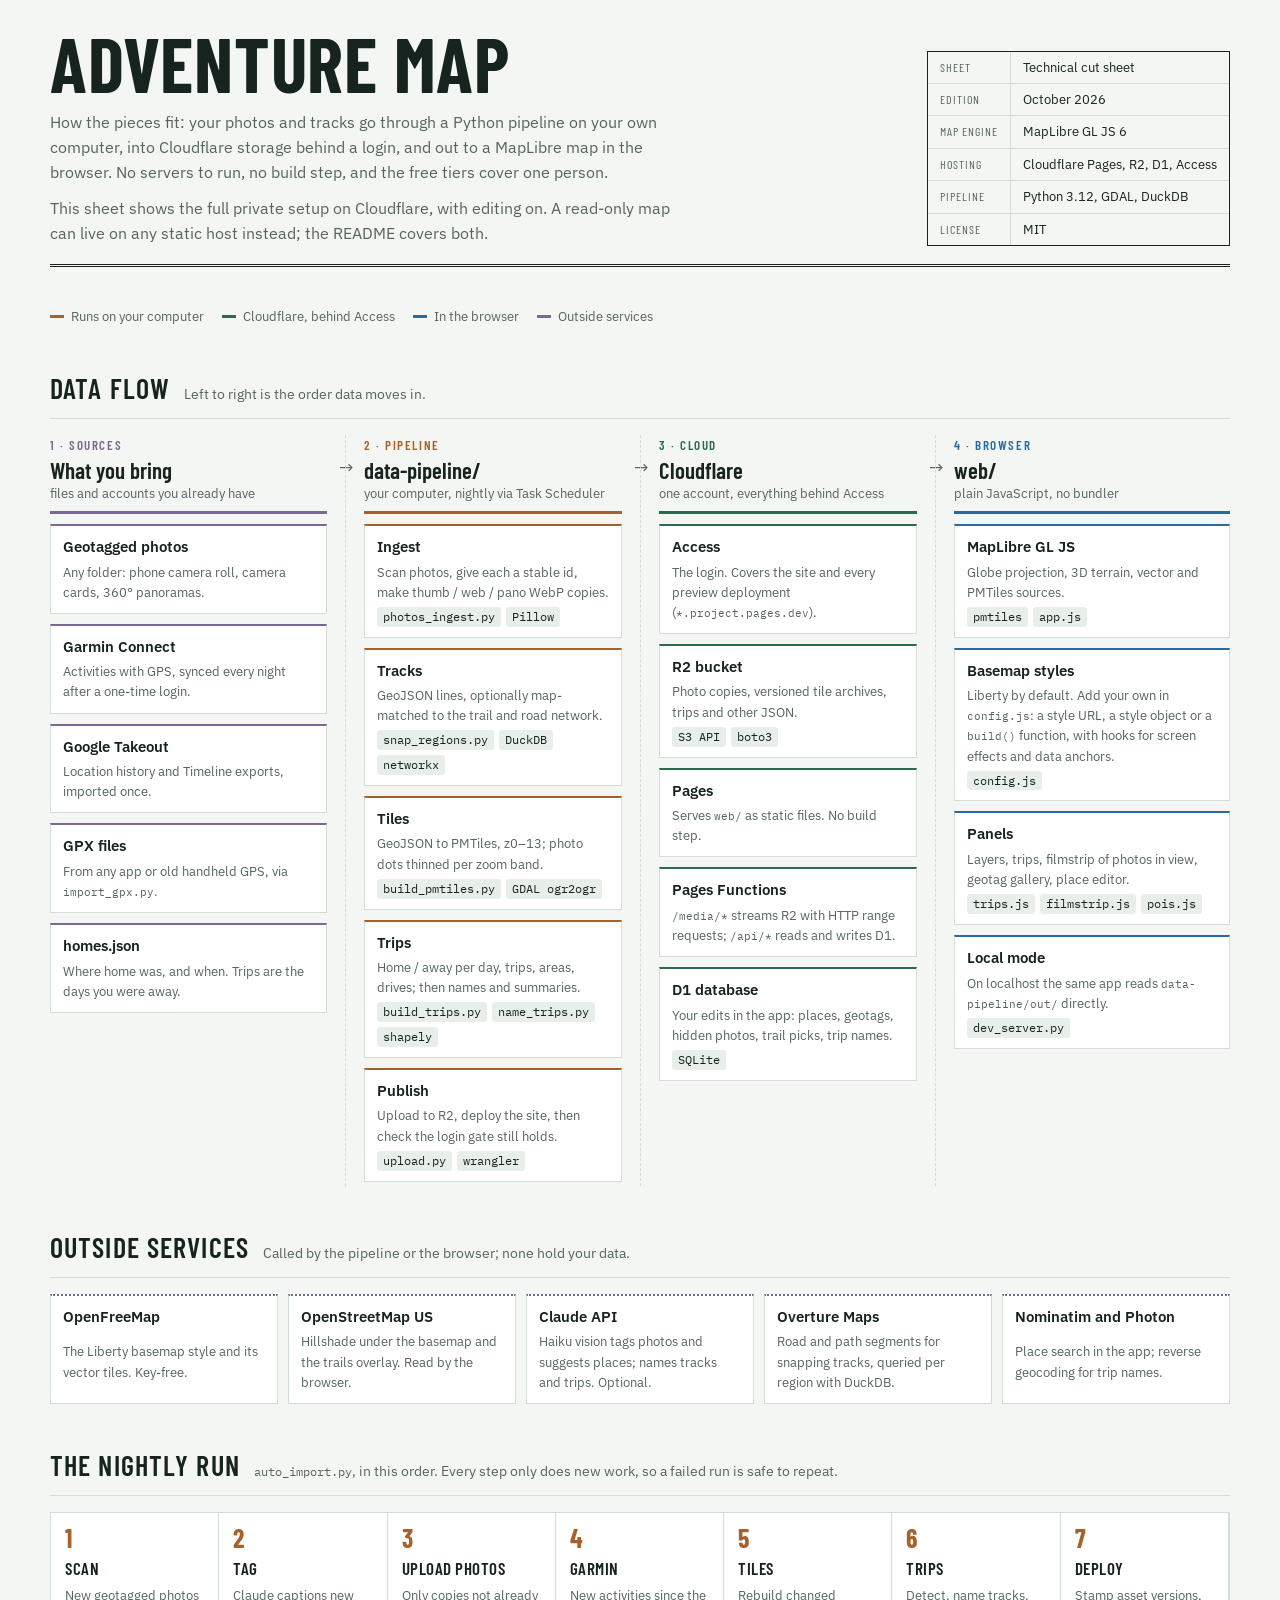
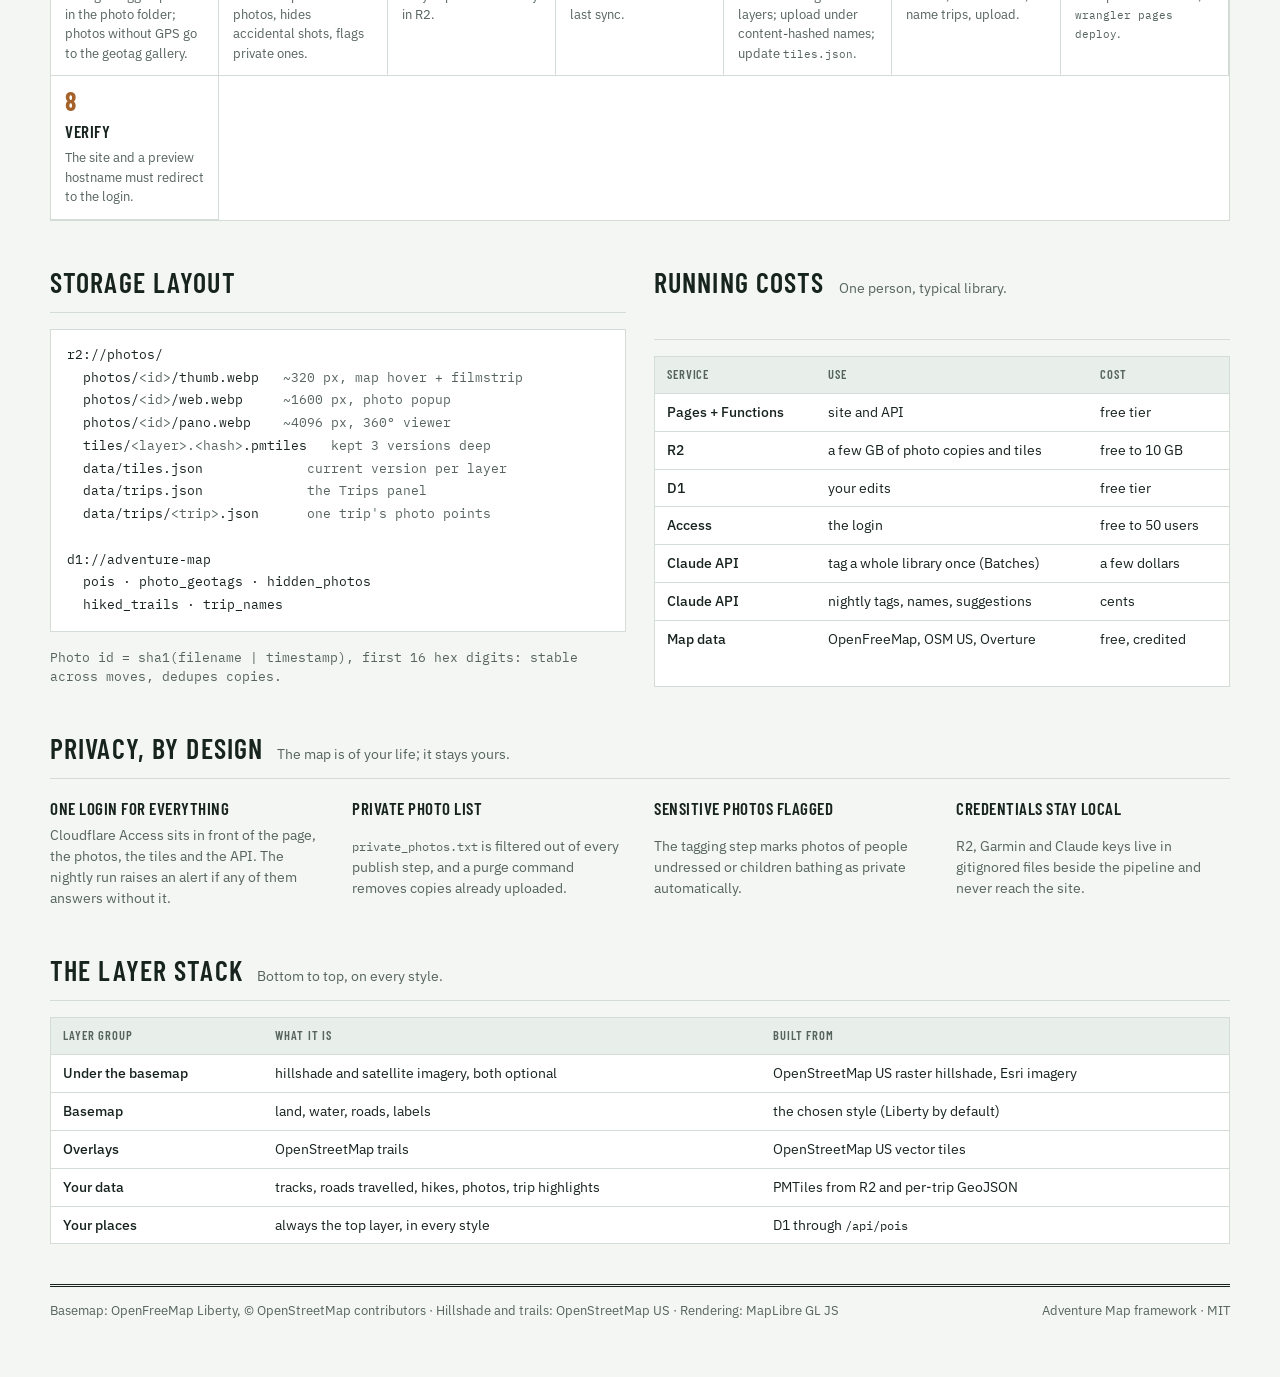
<file: docs/architecture.html>
<!doctype html>
<html lang="en">
<head>
<meta charset="utf-8">
<meta name="viewport" content="width=device-width, initial-scale=1, viewport-fit=cover">
<style>*,*::before,*::after{box-sizing:border-box}body{margin:0}img{max-width:100%}</style>
<title>Adventure Map Cut Sheet</title>
<meta name="claude:viewport-fit-sides" content="cover">
<link rel="preconnect" href="https://fonts.googleapis.com">
<link rel="preconnect" href="https://fonts.gstatic.com" crossorigin>
<link rel="stylesheet" href="https://fonts.googleapis.com/css2?family=Barlow+Condensed:wght@500;600;700&family=IBM+Plex+Sans:wght@400;500;600&family=IBM+Plex+Mono:wght@400;500&display=swap">
<style>
/* Layout: a survey-sheet collar (title block) over a four-lane flow diagram that reads
   left to right in data order, then spec tables; lanes stack top to bottom on phones. */
:root {
  --paper: #f3f6f3;
  --sheet: #ffffff;
  --ink: #17231e;
  --muted: #56645d;
  --rule: #d3dcd6;
  --chip: #e8efea;
  --local: #a5622a;      /* your computer: contour brown */
  --cloud: #2c6a4e;      /* Cloudflare: survey green */
  --browser: #2b6a9f;    /* the browser: water blue */
  --ext: #7a6a8f;        /* outside services */
  --display: "Barlow Condensed", "Arial Narrow", "Roboto Condensed", sans-serif;
  --body: "IBM Plex Sans", "Segoe UI", system-ui, sans-serif;
  --mono: "IBM Plex Mono", ui-monospace, "Cascadia Mono", Consolas, monospace;
}
@media (prefers-color-scheme: dark) {
  :root:not([data-theme="light"]) {
    --paper: #0f1512; --sheet: #151d19; --ink: #e2eae5; --muted: #9caba3; --rule: #29352f; --chip: #1c2722;
    --local: #d9965c; --cloud: #6cc09a; --browser: #7fb4e2; --ext: #b4a5cc; color-scheme: dark;
  }
}
:root[data-theme="dark"] {
  --paper: #0f1512; --sheet: #151d19; --ink: #e2eae5; --muted: #9caba3; --rule: #29352f; --chip: #1c2722;
  --local: #d9965c; --cloud: #6cc09a; --browser: #7fb4e2; --ext: #b4a5cc; color-scheme: dark;
}

body {
  background: var(--paper); color: var(--ink); font-family: var(--body); font-size: 15px; line-height: 1.55;
  padding-left: max(16px, env(safe-area-inset-left, 0px)); padding-right: max(16px, env(safe-area-inset-right, 0px));
  padding-block: 28px 56px;
}
.wrap { max-width: 1180px; margin: 0 auto; display: grid; gap: 40px; }
h1, h2, h3 { font-family: var(--display); text-wrap: balance; margin: 0; }
p { margin: 0; }
code, .mono { font-family: var(--mono); font-size: 0.86em; }
a { color: var(--cloud); }
:focus-visible { outline: 2px solid var(--browser); outline-offset: 2px; }

/* ---- collar / title block */
.collar { display: grid; grid-template-columns: minmax(0, 1fr) auto; gap: 24px; align-items: end;
  border-bottom: 3px double var(--ink); padding-bottom: 18px; }
.collar h1 { font-size: clamp(42px, 7vw, 76px); line-height: 0.92; font-weight: 700; letter-spacing: 0.01em; text-transform: uppercase; }
.collar .lede { margin-top: 12px; max-width: 62ch; color: var(--muted); font-size: 16px; }
.titleblock { display: grid; grid-template-columns: auto auto; border: 1px solid var(--ink); font-size: 12.5px; min-width: 0; }
.titleblock div { padding: 6px 12px; border-bottom: 1px solid var(--rule); }
.titleblock div:nth-last-child(-n+2) { border-bottom: 0; }
.titleblock .k { font-family: var(--display); text-transform: uppercase; letter-spacing: 0.08em; font-size: 12px;
  color: var(--muted); border-right: 1px solid var(--rule); }
.legend { display: flex; flex-wrap: wrap; gap: 8px 18px; font-size: 13px; color: var(--muted); }
.legend span { display: inline-flex; align-items: center; gap: 7px; }
.legend i { width: 14px; height: 3px; display: inline-block; }

/* ---- section heads */
.sec { display: grid; gap: 16px; }
.sec > header { display: flex; align-items: baseline; gap: 14px; border-bottom: 1px solid var(--rule); padding-bottom: 8px; flex-wrap: wrap; }
.sec h2 { font-size: 28px; font-weight: 600; text-transform: uppercase; letter-spacing: 0.04em; }
.sec header p { color: var(--muted); font-size: 14px; }

/* ---- the flow: four lanes */
.flow { display: grid; grid-template-columns: repeat(4, minmax(0, 1fr)); gap: 0; }
.lane { position: relative; display: grid; align-content: start; gap: 10px; padding: 0 18px 4px; border-left: 1px dashed var(--rule); min-width: 0; }
.lane:first-child { border-left: 0; padding-left: 0; }
.lane:last-child { padding-right: 0; }
.lane > .lh { display: grid; gap: 2px; padding-bottom: 8px; border-bottom: 3px solid var(--c); }
.lane .step { font-family: var(--display); font-size: 13px; letter-spacing: 0.12em; text-transform: uppercase; color: var(--c); font-weight: 600; }
.lane h3 { font-size: 23px; font-weight: 600; line-height: 1.05; }
.lane .where { font-size: 12.5px; color: var(--muted); }
.lane:not(:last-child)::after { content: "→"; position: absolute; right: -9px; top: 22px; font-size: 18px; color: var(--muted);
  background: var(--paper); line-height: 1; padding: 2px 0; }
.node { background: var(--sheet); border: 1px solid var(--rule); border-top: 2px solid var(--c); padding: 10px 12px; display: grid; gap: 4px; min-width: 0; }
.node b { font-weight: 600; font-size: 14.5px; }
.node p { font-size: 13px; color: var(--muted); }
.node code { overflow-wrap: anywhere; }
.local { --c: var(--local); } .cloud { --c: var(--cloud); } .browser { --c: var(--browser); } .ext { --c: var(--ext); }
.tagrow { display: flex; flex-wrap: wrap; gap: 5px; }
.tag { font-family: var(--mono); font-size: 11.5px; background: var(--chip); padding: 1px 6px; border-radius: 3px; }

.feeds { display: grid; grid-template-columns: repeat(auto-fit, minmax(210px, 1fr)); gap: 10px; }
.feeds .node { border-top-style: dotted; }

/* ---- nightly run: a real sequence */
.run { list-style: none; margin: 0; padding: 0; display: grid; grid-template-columns: repeat(auto-fit, minmax(150px, 1fr)); gap: 0;
  border: 1px solid var(--rule); background: var(--sheet); counter-reset: s; }
.run li { counter-increment: s; padding: 12px 14px; border-right: 1px solid var(--rule); border-bottom: 1px solid var(--rule); display: grid; gap: 4px; align-content: start; min-width: 0; }
.run li::before { content: counter(s); font-family: var(--display); font-weight: 700; font-size: 26px; line-height: 1; color: var(--local); }
.run b { font-family: var(--display); font-size: 17px; font-weight: 600; text-transform: uppercase; letter-spacing: 0.03em; }
.run p { font-size: 12.5px; color: var(--muted); }

/* ---- spec tables */
.cols { display: grid; grid-template-columns: repeat(2, minmax(0, 1fr)); gap: 28px; }
.tbl { overflow-x: auto; border: 1px solid var(--rule); background: var(--sheet); }
table { border-collapse: collapse; width: 100%; font-size: 13.5px; }
th, td { text-align: left; vertical-align: top; padding: 8px 12px; border-bottom: 1px solid var(--rule); }
tr:last-child td { border-bottom: 0; }
th { font-family: var(--display); font-weight: 600; text-transform: uppercase; letter-spacing: 0.07em; font-size: 12.5px; color: var(--muted); background: var(--chip); }
td:first-child { white-space: nowrap; font-weight: 500; }
td.num { font-variant-numeric: tabular-nums; white-space: nowrap; }

.keys { font-family: var(--mono); font-size: 13px; background: var(--sheet); border: 1px solid var(--rule); padding: 14px 16px; overflow-x: auto; line-height: 1.75; margin: 0; }
.keys .c { color: var(--muted); }

.notes { display: grid; grid-template-columns: repeat(auto-fit, minmax(240px, 1fr)); gap: 12px 28px; }
.notes div { display: grid; gap: 4px; }
.notes b { font-family: var(--display); font-size: 17px; font-weight: 600; text-transform: uppercase; letter-spacing: 0.03em; }
.notes p { font-size: 13.5px; color: var(--muted); max-width: 60ch; }

footer { border-top: 3px double var(--ink); padding-top: 14px; font-size: 12.5px; color: var(--muted); display: flex; flex-wrap: wrap; justify-content: space-between; gap: 8px 24px; }

@media (max-width: 900px) {
  .flow { grid-template-columns: minmax(0, 1fr); gap: 26px; }
  .lane { border-left: 0; padding: 0; }
  .lane:not(:last-child)::after { content: "↓"; right: auto; left: 50%; top: auto; bottom: -24px; }
  .cols { grid-template-columns: minmax(0, 1fr); }
  .collar { grid-template-columns: minmax(0, 1fr); }
}
@media (prefers-reduced-motion: no-preference) {
  .node { transition: border-color .15s; }
  .node:hover { border-color: var(--c); }
}
</style>

</head>
<body>
<div class="wrap">

  <header class="collar">
    <div>
      <h1>Adventure Map</h1>
      <p class="lede">How the pieces fit: your photos and tracks go through a Python pipeline on your
        own computer, into Cloudflare storage behind a login, and out to a MapLibre map in the browser.
        No servers to run, no build step, and the free tiers cover one person.</p>
      <p class="lede">This sheet shows the full private setup on Cloudflare, with editing on. A read-only
        map can live on any static host instead; the README covers both.</p>
    </div>
    <div class="titleblock" role="table" aria-label="Sheet details">
      <div class="k">Sheet</div><div>Technical cut sheet</div>
      <div class="k">Edition</div><div>October 2026</div>
      <div class="k">Map engine</div><div>MapLibre GL JS 6</div>
      <div class="k">Hosting</div><div>Cloudflare Pages, R2, D1, Access</div>
      <div class="k">Pipeline</div><div>Python 3.12, GDAL, DuckDB</div>
      <div class="k">License</div><div>MIT</div>
    </div>
  </header>

  <div class="legend" aria-label="Legend">
    <span><i style="background:var(--local)"></i>Runs on your computer</span>
    <span><i style="background:var(--cloud)"></i>Cloudflare, behind Access</span>
    <span><i style="background:var(--browser)"></i>In the browser</span>
    <span><i style="background:var(--ext)"></i>Outside services</span>
  </div>

  <section class="sec" aria-labelledby="flow-h">
    <header><h2 id="flow-h">Data flow</h2><p>Left to right is the order data moves in.</p></header>
    <div class="flow">

      <div class="lane ext">
        <div class="lh"><span class="step">1 · Sources</span><h3>What you bring</h3><span class="where">files and accounts you already have</span></div>
        <div class="node"><b>Geotagged photos</b><p>Any folder: phone camera roll, camera cards, 360° panoramas.</p></div>
        <div class="node"><b>Garmin Connect</b><p>Activities with GPS, synced every night after a one-time login.</p></div>
        <div class="node"><b>Google Takeout</b><p>Location history and Timeline exports, imported once.</p></div>
        <div class="node"><b>GPX files</b><p>From any app or old handheld GPS, via <code>import_gpx.py</code>.</p></div>
        <div class="node"><b>homes.json</b><p>Where home was, and when. Trips are the days you were away.</p></div>
      </div>

      <div class="lane local">
        <div class="lh"><span class="step">2 · Pipeline</span><h3>data-pipeline/</h3><span class="where">your computer, nightly via Task Scheduler</span></div>
        <div class="node"><b>Ingest</b><p>Scan photos, give each a stable id, make thumb / web / pano WebP copies.</p>
          <div class="tagrow"><span class="tag">photos_ingest.py</span><span class="tag">Pillow</span></div></div>
        <div class="node"><b>Tracks</b><p>GeoJSON lines, optionally map-matched to the trail and road network.</p>
          <div class="tagrow"><span class="tag">snap_regions.py</span><span class="tag">DuckDB</span><span class="tag">networkx</span></div></div>
        <div class="node"><b>Tiles</b><p>GeoJSON to PMTiles, z0–13; photo dots thinned per zoom band.</p>
          <div class="tagrow"><span class="tag">build_pmtiles.py</span><span class="tag">GDAL ogr2ogr</span></div></div>
        <div class="node"><b>Trips</b><p>Home / away per day, trips, areas, drives; then names and summaries.</p>
          <div class="tagrow"><span class="tag">build_trips.py</span><span class="tag">name_trips.py</span><span class="tag">shapely</span></div></div>
        <div class="node"><b>Publish</b><p>Upload to R2, deploy the site, then check the login gate still holds.</p>
          <div class="tagrow"><span class="tag">upload.py</span><span class="tag">wrangler</span></div></div>
      </div>

      <div class="lane cloud">
        <div class="lh"><span class="step">3 · Cloud</span><h3>Cloudflare</h3><span class="where">one account, everything behind Access</span></div>
        <div class="node"><b>Access</b><p>The login. Covers the site and every preview deployment (<code>*.project.pages.dev</code>).</p></div>
        <div class="node"><b>R2 bucket</b><p>Photo copies, versioned tile archives, trips and other JSON.</p>
          <div class="tagrow"><span class="tag">S3 API</span><span class="tag">boto3</span></div></div>
        <div class="node"><b>Pages</b><p>Serves <code>web/</code> as static files. No build step.</p></div>
        <div class="node"><b>Pages Functions</b><p><code>/media/*</code> streams R2 with HTTP range requests; <code>/api/*</code> reads and writes D1.</p></div>
        <div class="node"><b>D1 database</b><p>Your edits in the app: places, geotags, hidden photos, trail picks, trip names.</p>
          <div class="tagrow"><span class="tag">SQLite</span></div></div>
      </div>

      <div class="lane browser">
        <div class="lh"><span class="step">4 · Browser</span><h3>web/</h3><span class="where">plain JavaScript, no bundler</span></div>
        <div class="node"><b>MapLibre GL JS</b><p>Globe projection, 3D terrain, vector and PMTiles sources.</p>
          <div class="tagrow"><span class="tag">pmtiles</span><span class="tag">app.js</span></div></div>
        <div class="node"><b>Basemap styles</b><p>Liberty by default. Add your own in <code>config.js</code>: a style URL, a style object or a <code>build()</code> function, with hooks for screen effects and data anchors.</p>
          <div class="tagrow"><span class="tag">config.js</span></div></div>
        <div class="node"><b>Panels</b><p>Layers, trips, filmstrip of photos in view, geotag gallery, place editor.</p>
          <div class="tagrow"><span class="tag">trips.js</span><span class="tag">filmstrip.js</span><span class="tag">pois.js</span></div></div>
        <div class="node"><b>Local mode</b><p>On localhost the same app reads <code>data-pipeline/out/</code> directly.</p>
          <div class="tagrow"><span class="tag">dev_server.py</span></div></div>
      </div>

    </div>
  </section>

  <section class="sec" aria-labelledby="ext-h">
    <header><h2 id="ext-h">Outside services</h2><p>Called by the pipeline or the browser; none hold your data.</p></header>
    <div class="feeds ext">
      <div class="node"><b>OpenFreeMap</b><p>The Liberty basemap style and its vector tiles. Key-free.</p></div>
      <div class="node"><b>OpenStreetMap US</b><p>Hillshade under the basemap and the trails overlay. Read by the browser.</p></div>
      <div class="node"><b>Claude API</b><p>Haiku vision tags photos and suggests places; names tracks and trips. Optional.</p></div>
      <div class="node"><b>Overture Maps</b><p>Road and path segments for snapping tracks, queried per region with DuckDB.</p></div>
      <div class="node"><b>Nominatim and Photon</b><p>Place search in the app; reverse geocoding for trip names.</p></div>
    </div>
  </section>

  <section class="sec" aria-labelledby="run-h">
    <header><h2 id="run-h">The nightly run</h2><p><code>auto_import.py</code>, in this order. Every step only does new work, so a failed run is safe to repeat.</p></header>
    <ol class="run">
      <li><b>Scan</b><p>New geotagged photos in the photo folder; photos without GPS go to the geotag gallery.</p></li>
      <li><b>Tag</b><p>Claude captions new photos, hides accidental shots, flags private ones.</p></li>
      <li><b>Upload photos</b><p>Only copies not already in R2.</p></li>
      <li><b>Garmin</b><p>New activities since the last sync.</p></li>
      <li><b>Tiles</b><p>Rebuild changed layers; upload under content-hashed names; update <code>tiles.json</code>.</p></li>
      <li><b>Trips</b><p>Detect, name tracks, name trips, upload.</p></li>
      <li><b>Deploy</b><p>Stamp asset versions, <code>wrangler pages deploy</code>.</p></li>
      <li><b>Verify</b><p>The site and a preview hostname must redirect to the login.</p></li>
    </ol>
  </section>

  <div class="cols">
    <section class="sec" aria-labelledby="keys-h">
      <header><h2 id="keys-h">Storage layout</h2></header>
<pre class="keys" aria-label="R2 key layout">r2://photos/
  photos/<span class="c">&lt;id&gt;</span>/thumb.webp   <span class="c">~320 px, map hover + filmstrip</span>
  photos/<span class="c">&lt;id&gt;</span>/web.webp     <span class="c">~1600 px, photo popup</span>
  photos/<span class="c">&lt;id&gt;</span>/pano.webp    <span class="c">~4096 px, 360° viewer</span>
  tiles/<span class="c">&lt;layer&gt;.&lt;hash&gt;</span>.pmtiles   <span class="c">kept 3 versions deep</span>
  data/tiles.json             <span class="c">current version per layer</span>
  data/trips.json             <span class="c">the Trips panel</span>
  data/trips/<span class="c">&lt;trip&gt;</span>.json      <span class="c">one trip's photo points</span>

d1://adventure-map
  pois · photo_geotags · hidden_photos
  hiked_trails · trip_names</pre>
      <p class="mono" style="color:var(--muted);font-size:12.5px">Photo id = sha1(filename | timestamp), first 16 hex digits: stable across moves, dedupes copies.</p>
    </section>

    <section class="sec" aria-labelledby="cost-h">
      <header><h2 id="cost-h">Running costs</h2><p>One person, typical library.</p></header>
      <div class="tbl">
        <table>
          <thead><tr><th>Service</th><th>Use</th><th>Cost</th></tr></thead>
          <tbody>
            <tr><td>Pages + Functions</td><td>site and API</td><td class="num">free tier</td></tr>
            <tr><td>R2</td><td>a few GB of photo copies and tiles</td><td class="num">free to 10 GB</td></tr>
            <tr><td>D1</td><td>your edits</td><td class="num">free tier</td></tr>
            <tr><td>Access</td><td>the login</td><td class="num">free to 50 users</td></tr>
            <tr><td>Claude API</td><td>tag a whole library once (Batches)</td><td class="num">a few dollars</td></tr>
            <tr><td>Claude API</td><td>nightly tags, names, suggestions</td><td class="num">cents</td></tr>
            <tr><td>Map data</td><td>OpenFreeMap, OSM US, Overture</td><td class="num">free, credited</td></tr>
          </tbody>
        </table>
      </div>
    </section>
  </div>

  <section class="sec" aria-labelledby="priv-h">
    <header><h2 id="priv-h">Privacy, by design</h2><p>The map is of your life; it stays yours.</p></header>
    <div class="notes">
      <div><b>One login for everything</b><p>Cloudflare Access sits in front of the page, the photos, the tiles and the API. The nightly run raises an alert if any of them answers without it.</p></div>
      <div><b>Private photo list</b><p><code>private_photos.txt</code> is filtered out of every publish step, and a purge command removes copies already uploaded.</p></div>
      <div><b>Sensitive photos flagged</b><p>The tagging step marks photos of people undressed or children bathing as private automatically.</p></div>
      <div><b>Credentials stay local</b><p>R2, Garmin and Claude keys live in gitignored files beside the pipeline and never reach the site.</p></div>
    </div>
  </section>

  <section class="sec" aria-labelledby="render-h">
    <header><h2 id="render-h">The layer stack</h2><p>Bottom to top, on every style.</p></header>
    <div class="tbl">
      <table>
        <thead><tr><th>Layer group</th><th>What it is</th><th>Built from</th></tr></thead>
        <tbody>
          <tr><td>Under the basemap</td><td>hillshade and satellite imagery, both optional</td><td>OpenStreetMap US raster hillshade, Esri imagery</td></tr>
          <tr><td>Basemap</td><td>land, water, roads, labels</td><td>the chosen style (Liberty by default)</td></tr>
          <tr><td>Overlays</td><td>OpenStreetMap trails</td><td>OpenStreetMap US vector tiles</td></tr>
          <tr><td>Your data</td><td>tracks, roads travelled, hikes, photos, trip highlights</td><td>PMTiles from R2 and per-trip GeoJSON</td></tr>
          <tr><td>Your places</td><td>always the top layer, in every style</td><td>D1 through <code>/api/pois</code></td></tr>
        </tbody>
      </table>
    </div>
  </section>

  <footer>
    <span>Basemap: OpenFreeMap Liberty, © OpenStreetMap contributors · Hillshade and trails: OpenStreetMap US · Rendering: MapLibre GL JS</span>
    <span>Adventure Map framework · MIT</span>
  </footer>
</div>

</body>
</html>
</file>
